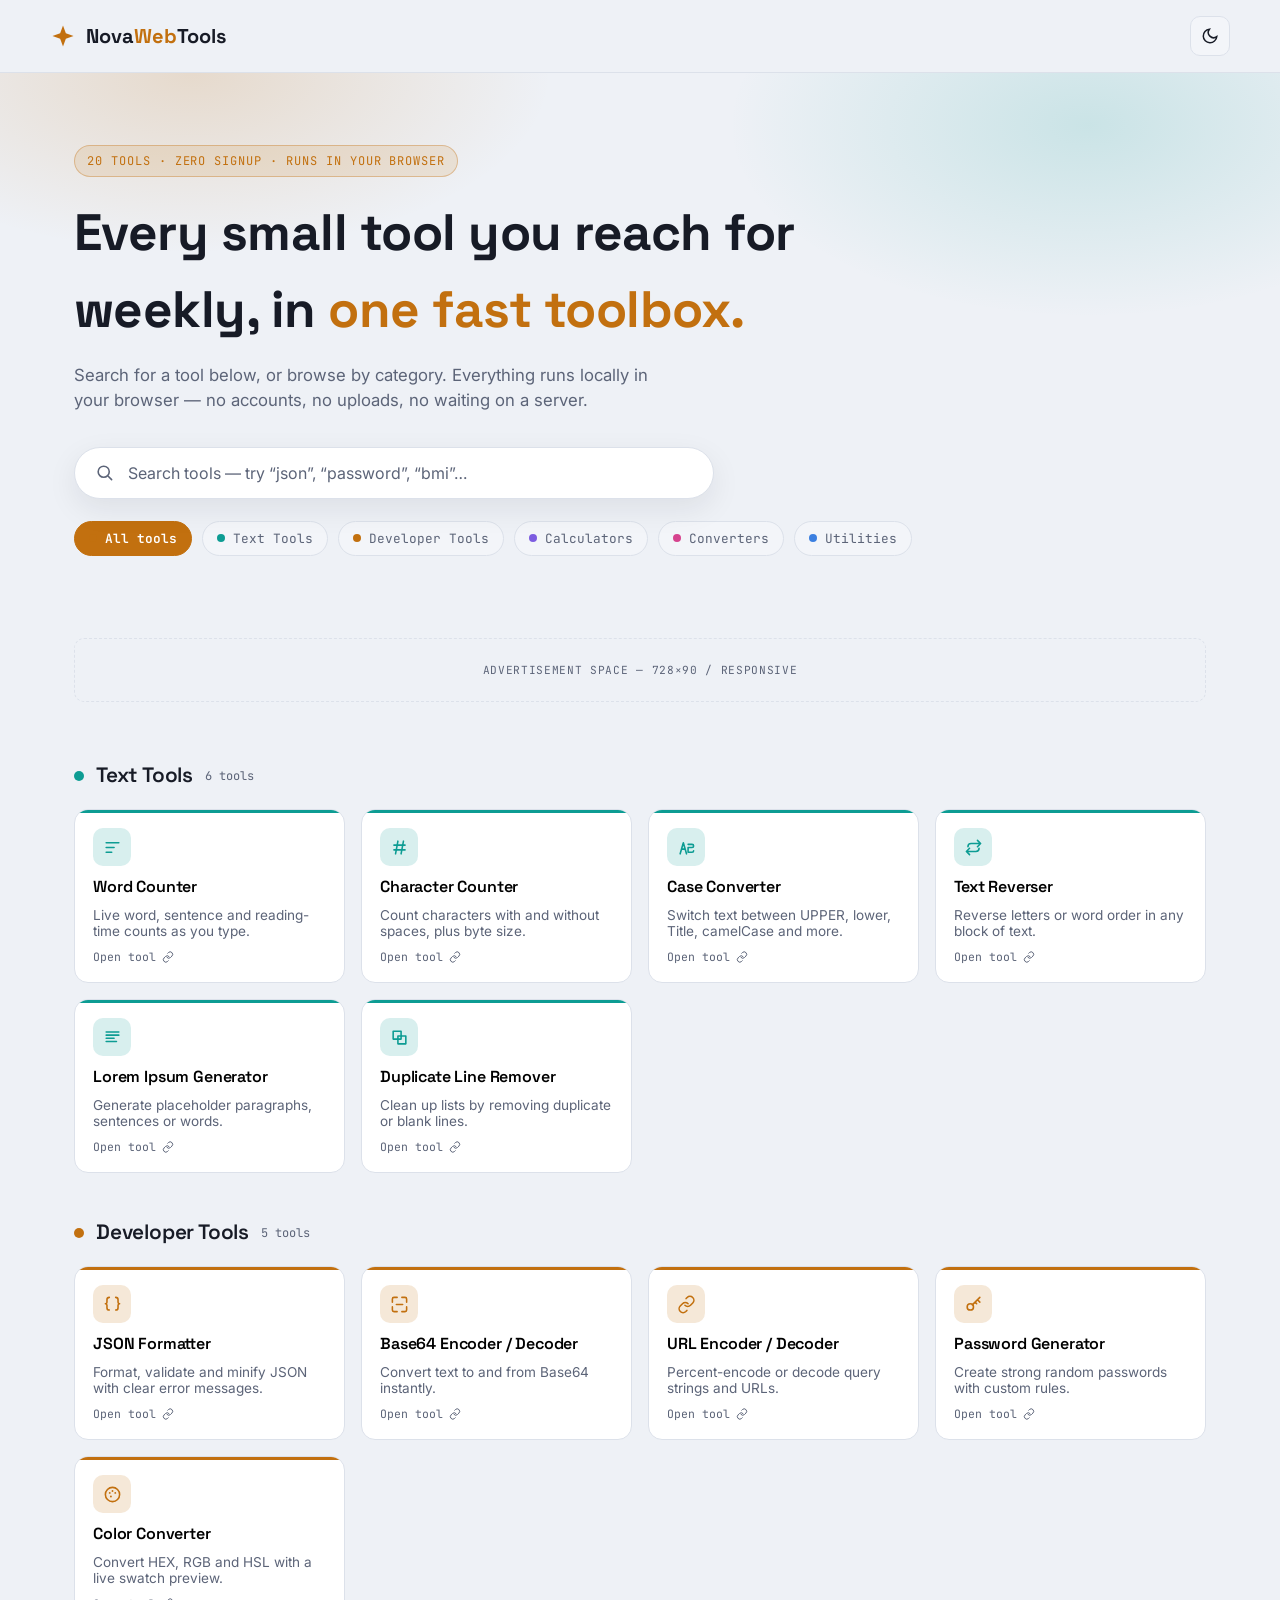
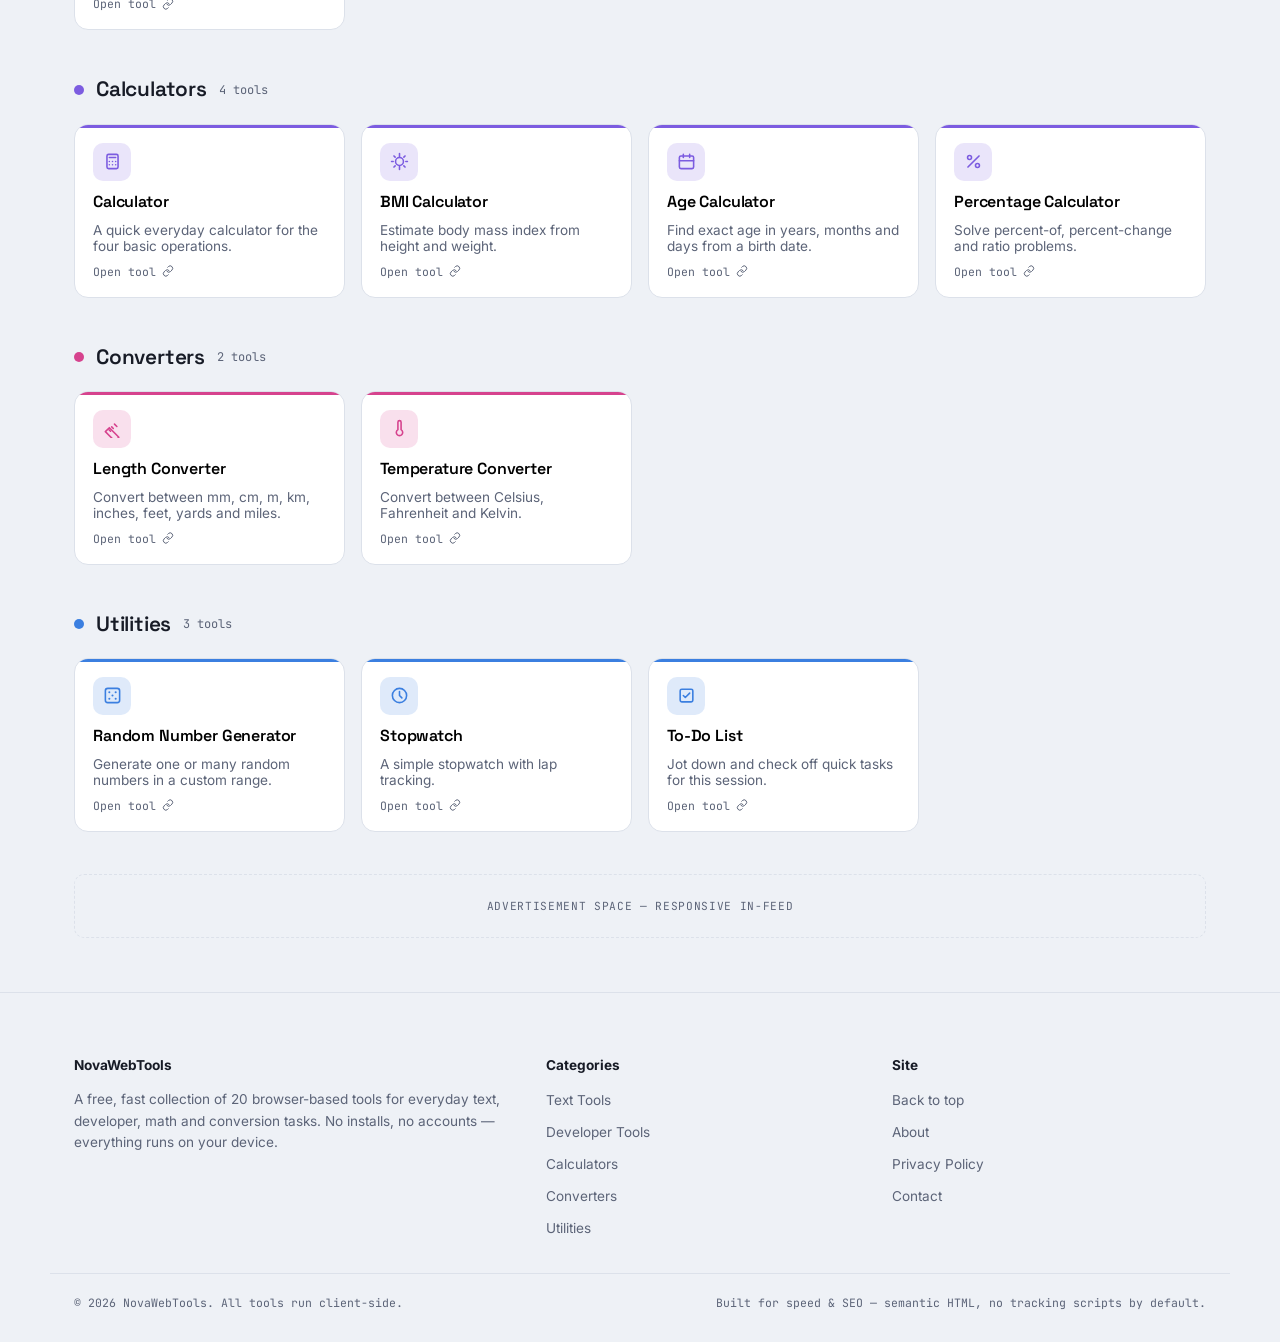
<file: index.html>
<!DOCTYPE html>
<html lang="en" data-theme="dark">
<head>
<meta charset="UTF-8">
<meta name="viewport" content="width=device-width, initial-scale=1.0">
<title>NovaWebTools — 20 Free Online Tools for Text, Dev, Math &amp; More</title>
<meta name="description" content="NovaWebTools is a free online toolbox with 20 fast, no-signup tools: word counter, JSON formatter, password generator, unit converters, calculators and more. Works instantly in your browser.">
<meta name="keywords" content="online tools, free web tools, word counter, json formatter, base64 encoder, password generator, unit converter, bmi calculator, developer tools, text tools">
<meta name="robots" content="index, follow">
<link rel="canonical" href="https://mohitmulewa98-sudo.github.io/NovaWebTools/">
<!-- Open Graph -->
<meta property="og:type" content="website">
<meta property="og:title" content="NovaWebTools — 20 Free Online Tools">
<meta property="og:description" content="A fast, free toolbox of 20 browser-based utilities: text tools, developer tools, calculators, converters and more. No signup, no downloads.">
<meta property="og:url" content="https://mohitmulewa98-sudo.github.io/NovaWebTools/">
<meta property="og:site_name" content="NovaWebTools">
<!-- Twitter -->
<meta name="twitter:card" content="summary">
<meta name="twitter:title" content="NovaWebTools — 20 Free Online Tools">
<meta name="twitter:description" content="Text, developer, calculator, converter and utility tools — all free, all in your browser.">
<!-- Favicon: inline nova-spark SVG -->
<link rel="icon" href="data:image/svg+xml,%3Csvg xmlns='http://www.w3.org/2000/svg' viewBox='0 0 32 32'%3E%3Crect width='32' height='32' rx='7' fill='%23171B26'/%3E%3Cpath d='M16 5 L19 13 L27 16 L19 19 L16 27 L13 19 L5 16 L13 13 Z' fill='%23FFB347'/%3E%3C/svg%3E">
<!-- JSON-LD structured data -->
<script type="application/ld+json">
{
  "@context": "https://schema.org",
  "@type": "WebApplication",
  "name": "NovaWebTools",
  "url": "https://mohitmulewa98-sudo.github.io/NovaWebTools/",
  "applicationCategory": "UtilitiesApplication",
  "operatingSystem": "Any (Web Browser)",
  "offers": { "@type": "Offer", "price": "0", "priceCurrency": "USD" },
  "description": "A free online toolbox with 20 browser-based utilities covering text, developer, calculator, converter and productivity tasks."
}
</script>
<link rel="preconnect" href="https://fonts.googleapis.com">
<link rel="preconnect" href="https://fonts.gstatic.com" crossorigin>
<link href="https://fonts.googleapis.com/css2?family=Space+Grotesk:wght@500;600;700&family=Inter:wght@400;500;600;700&family=JetBrains+Mono:wght@400;500;600&display=swap" rel="stylesheet">

<!--
  ============================================================
  ADSENSE: paste your AdSense loader script tag here, e.g.
  <script async src="https://pagead2.googlesyndication.com/pagead/js/adsbygoogle.js?client=ca-pub-XXXXXXXXXXXXXXXX" crossorigin="anonymous"></script>
  Ad slots are pre-placed below (search "AD SLOT") — swap the
  placeholder <div class="ad-slot"> contents for <ins class="adsbygoogle">.
  Remember to also add an ads.txt file at your domain root.
  ============================================================
-->

<!-- Stylesheets: split into logical, maintainable files (see /css) -->
<link rel="stylesheet" href="style.css">
<link rel="stylesheet" href="components.css">
<link rel="stylesheet" href="modal.css">
<link rel="stylesheet" href="utilities.css">
<link rel="stylesheet" href="responsive.css">

  <!-- Google tag (gtag.js) -->
<script async src="https://www.googletagmanager.com/gtag/js?id=G-WKD06SF2BB"></script>
<script>
  window.dataLayer = window.dataLayer || [];
  function gtag(){dataLayer.push(arguments);}
  gtag('js', new Date());

  gtag('config', 'G-WKD06SF2BB');
</script>
</head>
<body>

<header class="site">
  <div class="wrap nav">
    <div class="logo">
      <svg class="spark" viewBox="0 0 32 32"><path d="M16 3 L19.5 12.5 L29 16 L19.5 19.5 L16 29 L12.5 19.5 L3 16 L12.5 12.5 Z" fill="currentColor" style="color:var(--flare)"/></svg>
      <span>Nova<span class="nova">Web</span>Tools</span>
    </div>
    <div class="nav-actions">
      <button class="icon-btn" id="themeToggle" aria-label="Toggle dark mode" title="Toggle theme">
        <svg id="themeIcon" viewBox="0 0 24 24" fill="none" stroke="currentColor" stroke-width="2" stroke-linecap="round"><circle cx="12" cy="12" r="4"/><path d="M12 2v2M12 20v2M4.9 4.9l1.4 1.4M17.7 17.7l1.4 1.4M2 12h2M20 12h2M4.9 19.1l1.4-1.4M17.7 6.3l1.4-1.4"/></svg>
      </button>
    </div>
  </div>
</header>

<section class="hero">
  <div class="wrap">
    <span class="eyebrow">20 tools · zero signup · runs in your browser</span>
    <h1>Every small tool you reach for weekly, in <span>one fast toolbox.</span></h1>
    <p class="lead">Search for a tool below, or browse by category. Everything runs locally in your browser — no accounts, no uploads, no waiting on a server.</p>

    <div class="search-shell">
      <div class="search-box">
        <svg viewBox="0 0 24 24" fill="none" stroke="currentColor" stroke-width="2" stroke-linecap="round"><circle cx="11" cy="11" r="7"/><path d="M21 21l-4.3-4.3"/></svg>
        <input type="text" id="searchInput" placeholder="Search tools — try “json”, “password”, “bmi”…" aria-label="Search tools">
        <span class="search-count" id="searchCount"></span>
      </div>
    </div>

    <div class="chip-row" id="chipRow"></div>
  </div>
</section>

<!-- AD SLOT: leaderboard, below hero -->
<div class="ad-slot">
  <div class="ad-inner" data-ad-slot="header-leaderboard">Advertisement space — 728×90 / responsive</div>
</div>

<main class="wrap">
  <div id="toolsContainer"></div>
</main>

<!-- AD SLOT: in-feed, above footer -->
<div class="ad-slot">
  <div class="ad-inner" data-ad-slot="footer-infeed">Advertisement space — responsive in-feed</div>
</div>

<footer>
  <div class="wrap footer-grid">
    <div>
      <h4>NovaWebTools</h4>
      <p>A free, fast collection of 20 browser-based tools for everyday text, developer, math and conversion tasks. No installs, no accounts — everything runs on your device.</p>
    </div>
    <div>
      <h4>Categories</h4>
      <ul id="footerCats"></ul>
    </div>
    <div>
      <h4>Site</h4>
      <ul>
        <li><a href="#top">Back to top</a></li>
        <li><a href="about.html">About</a></li>
        <li><a href="#" onclick="return false;">Privacy Policy</a></li>
        <li><a href="contact.html">Contact</a></li>
      </ul>
    </div>
  </div>
  <div class="wrap footer-bottom">
    <span>© <span id="year"></span> NovaWebTools. All tools run client-side.</span>
    <span>Built for speed &amp; SEO — semantic HTML, no tracking scripts by default.</span>
  </div>
</footer>

<div class="modal-overlay" id="modalOverlay">
  <div class="modal" role="dialog" aria-modal="true" id="modalCard">
    <div class="modal-head" id="modalHead">
      <div class="icon-wrap" id="modalIconWrap"></div>
      <div>
        <div class="cat-label" id="modalCatLabel"></div>
        <h2 id="modalTitle"></h2>
      </div>
      <button class="icon-btn modal-close" id="modalClose" aria-label="Close">
        <svg viewBox="0 0 24 24" fill="none" stroke="currentColor" stroke-width="2" stroke-linecap="round"><path d="M18 6L6 18M6 6l12 12"/></svg>
      </button>
    </div>
    <div class="modal-body" id="modalBody"></div>
  </div>
</div>

<!-- Application logic: split into ES modules (see /js) -->
<script type="module" src="app.js"></script>
</body>
</html>
</file>
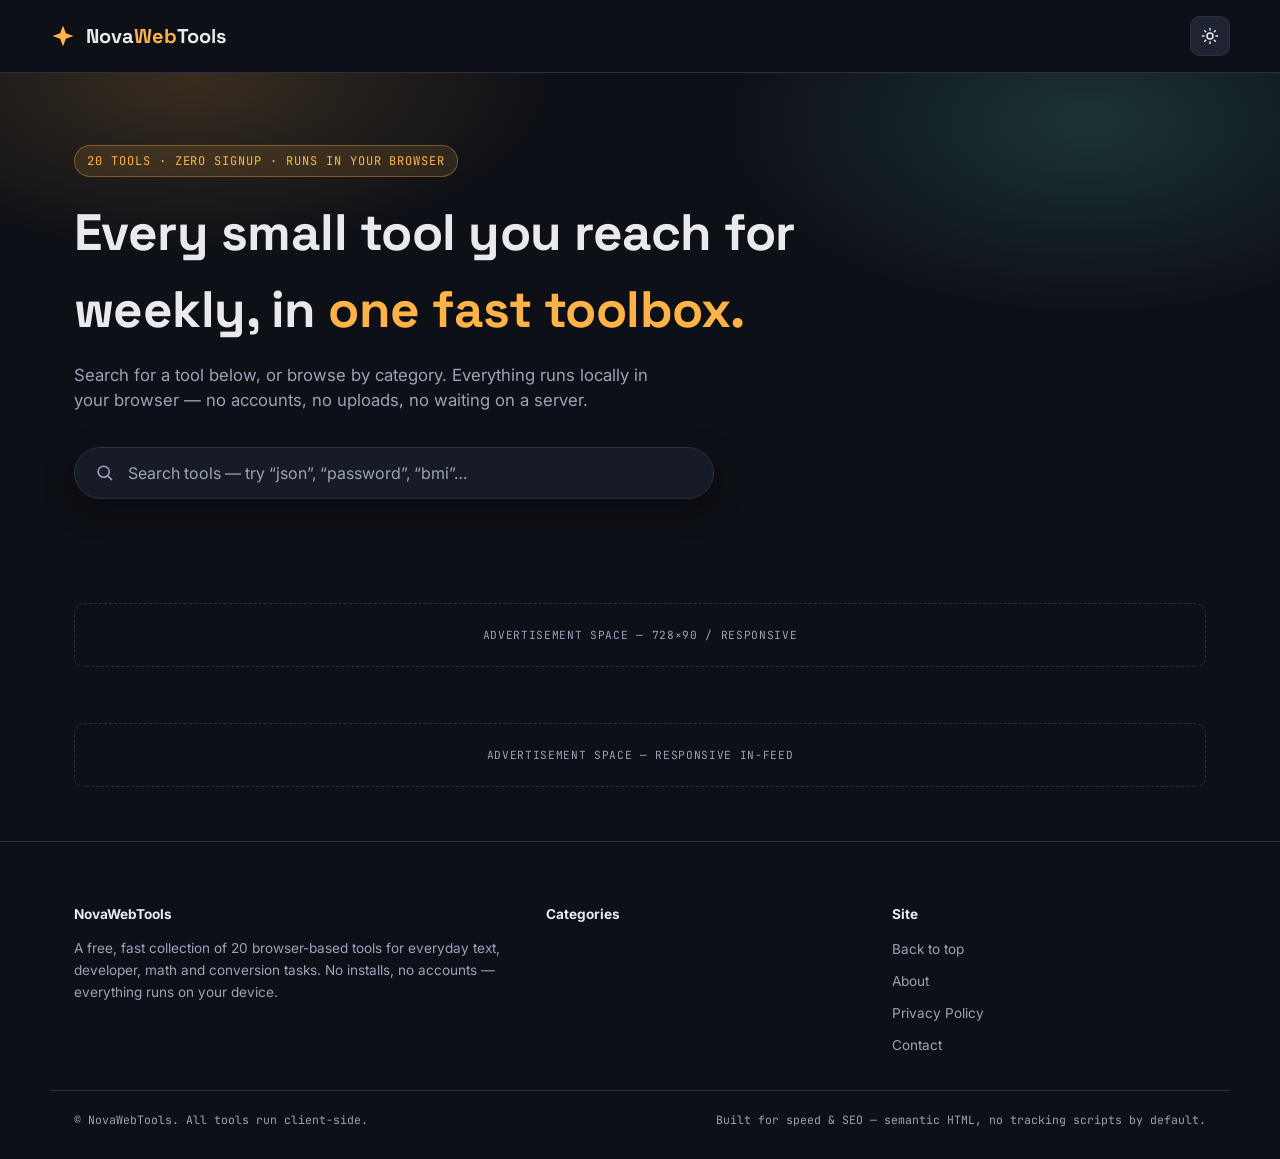
<file: Index.html>
<!DOCTYPE html>
<html lang="en" data-theme="dark">
<head>
<meta charset="UTF-8">
<meta name="viewport" content="width=device-width, initial-scale=1.0">
<title>NovaWebTools — 20 Free Online Tools for Text, Dev, Math &amp; More</title>
<meta name="description" content="NovaWebTools is a free online toolbox with 20 fast, no-signup tools: word counter, JSON formatter, password generator, unit converters, calculators and more. Works instantly in your browser.">
<meta name="keywords" content="online tools, free web tools, word counter, json formatter, base64 encoder, password generator, unit converter, bmi calculator, developer tools, text tools">
<meta name="robots" content="index, follow">
<link rel="canonical" href="https://www.novawebtools.example/">
<!-- Open Graph -->
<meta property="og:type" content="website">
<meta property="og:title" content="NovaWebTools — 20 Free Online Tools">
<meta property="og:description" content="A fast, free toolbox of 20 browser-based utilities: text tools, developer tools, calculators, converters and more. No signup, no downloads.">
<meta property="og:url" content="https://www.novawebtools.example/">
<meta property="og:site_name" content="NovaWebTools">
<!-- Twitter -->
<meta name="twitter:card" content="summary">
<meta name="twitter:title" content="NovaWebTools — 20 Free Online Tools">
<meta name="twitter:description" content="Text, developer, calculator, converter and utility tools — all free, all in your browser.">
<!-- Favicon: inline nova-spark SVG -->
<link rel="icon" href="data:image/svg+xml,%3Csvg xmlns='http://www.w3.org/2000/svg' viewBox='0 0 32 32'%3E%3Crect width='32' height='32' rx='7' fill='%23171B26'/%3E%3Cpath d='M16 5 L19 13 L27 16 L19 19 L16 27 L13 19 L5 16 L13 13 Z' fill='%23FFB347'/%3E%3C/svg%3E">
<!-- JSON-LD structured data -->
<script type="application/ld+json">
{
  "@context": "https://schema.org",
  "@type": "WebApplication",
  "name": "NovaWebTools",
  "url": "https://www.novawebtools.example/",
  "applicationCategory": "UtilitiesApplication",
  "operatingSystem": "Any (Web Browser)",
  "offers": { "@type": "Offer", "price": "0", "priceCurrency": "USD" },
  "description": "A free online toolbox with 20 browser-based utilities covering text, developer, calculator, converter and productivity tasks."
}
</script>
<link rel="preconnect" href="https://fonts.googleapis.com">
<link rel="preconnect" href="https://fonts.gstatic.com" crossorigin>
<link href="https://fonts.googleapis.com/css2?family=Space+Grotesk:wght@500;600;700&family=Inter:wght@400;500;600;700&family=JetBrains+Mono:wght@400;500;600&display=swap" rel="stylesheet">

<!--
  ============================================================
  ADSENSE: paste your AdSense loader script tag here, e.g.
  <script async src="https://pagead2.googlesyndication.com/pagead/js/adsbygoogle.js?client=ca-pub-XXXXXXXXXXXXXXXX" crossorigin="anonymous"></script>
  Ad slots are pre-placed below (search "AD SLOT") — swap the
  placeholder <div class="ad-slot"> contents for <ins class="adsbygoogle">.
  Remember to also add an ads.txt file at your domain root.
  ============================================================
-->

<style>
  :root{
    --ink:#0E1017; --surface:#171B26; --surface-2:#1F2432; --surface-3:#262C3D;
    --line:#2A3040; --text:#E8EAF0; --text-dim:#9AA3B8;
    --flare:#FFB347; --flare-2:#FFD08A; --ion:#5EEAD4;
    --violet:#A78BFA; --pink:#F472B6; --blue:#60A5FA; --danger:#FF6B6B; --good:#4ADE80;
    --shadow: 0 10px 30px rgba(0,0,0,.35);
    --radius: 14px;
    --font-display:'Space Grotesk', sans-serif;
    --font-body:'Inter', sans-serif;
    --font-mono:'JetBrains Mono', monospace;
  }
  html[data-theme="light"]{
    --ink:#EEF1F6; --surface:#FFFFFF; --surface-2:#F3F5F9; --surface-3:#E9ECF3;
    --line:#DCE1EA; --text:#171B26; --text-dim:#5C6478;
    --flare:#C2700F; --flare-2:#E08A1E; --ion:#0D9C93;
    --violet:#7C5CE0; --pink:#D6438E; --blue:#3B7FE0;
    --shadow: 0 10px 30px rgba(23,27,38,.08);
  }
  *{box-sizing:border-box;}
  html{scroll-behavior:smooth;}
  body{
    margin:0; background:var(--ink); color:var(--text);
    font-family:var(--font-body); line-height:1.5;
    -webkit-font-smoothing:antialiased;
  }
  a{color:inherit;}
  img,svg{display:block;}
  .wrap{max-width:1180px; margin:0 auto; padding:0 24px;}
  h1,h2,h3{font-family:var(--font-display); margin:0; letter-spacing:-0.01em;}
  button{font-family:inherit; cursor:pointer;}
  :focus-visible{outline:2px solid var(--flare); outline-offset:2px;}
  @media (prefers-reduced-motion: reduce){ *{animation:none !important; transition:none !important;} }

  /* ---------- Header ---------- */
  header.site{
    position:sticky; top:0; z-index:40;
    background:color-mix(in srgb, var(--ink) 88%, transparent);
    backdrop-filter: blur(10px);
    border-bottom:1px solid var(--line);
  }
  .nav{display:flex; align-items:center; justify-content:space-between; padding:16px 0;}
  .logo{display:flex; align-items:center; gap:10px; font-family:var(--font-display); font-weight:700; font-size:1.25rem;}
  .logo .spark{width:26px; height:26px;}
  .logo .nova{color:var(--flare);}
  .nav-actions{display:flex; align-items:center; gap:10px;}
  .icon-btn{
    display:flex; align-items:center; justify-content:center;
    width:40px; height:40px; border-radius:10px;
    background:var(--surface-2); border:1px solid var(--line); color:var(--text);
    transition:background .15s ease, transform .15s ease;
  }
  .icon-btn:hover{background:var(--surface-3);}
  .icon-btn svg{width:18px; height:18px;}

  /* ---------- Hero ---------- */
  .hero{
    position:relative; overflow:hidden;
    padding:72px 0 40px;
    background:
      radial-gradient(600px 300px at 15% 0%, color-mix(in srgb, var(--flare) 18%, transparent), transparent 60%),
      radial-gradient(600px 320px at 85% 10%, color-mix(in srgb, var(--ion) 16%, transparent), transparent 60%);
  }
  .eyebrow{
    display:inline-flex; align-items:center; gap:8px;
    font-family:var(--font-mono); font-size:.75rem; letter-spacing:.08em; text-transform:uppercase;
    color:var(--flare); background:color-mix(in srgb, var(--flare) 12%, transparent);
    border:1px solid color-mix(in srgb, var(--flare) 35%, transparent);
    padding:6px 12px; border-radius:100px; margin-bottom:18px;
  }
  .hero h1{font-size:clamp(2rem, 4.4vw, 3.2rem); max-width:820px; font-weight:700;}
  .hero h1 span{color:var(--flare);}
  .hero p.lead{color:var(--text-dim); max-width:600px; font-size:1.05rem; margin-top:14px;}

  .search-shell{
    margin-top:34px; max-width:640px; position:relative;
  }
  .search-box{
    display:flex; align-items:center; gap:12px;
    background:var(--surface); border:1px solid var(--line); border-radius:100px;
    padding:14px 20px; box-shadow:var(--shadow);
    transition:border-color .2s ease, box-shadow .2s ease;
  }
  .search-box:focus-within{
    border-color:var(--flare);
    box-shadow:0 0 0 4px color-mix(in srgb, var(--flare) 18%, transparent), var(--shadow);
  }
  .search-box svg{width:19px; height:19px; color:var(--text-dim); flex-shrink:0;}
  .search-box input{
    border:none; outline:none; background:transparent; color:var(--text);
    font-size:1rem; width:100%; font-family:var(--font-body);
  }
  .search-box input::placeholder{color:var(--text-dim);}
  .search-count{font-family:var(--font-mono); font-size:.75rem; color:var(--text-dim); white-space:nowrap;}

  .chip-row{display:flex; flex-wrap:wrap; gap:10px; margin-top:22px;}
  .chip{
    font-family:var(--font-mono); font-size:.8rem;
    padding:8px 14px; border-radius:100px; border:1px solid var(--line);
    background:var(--surface-2); color:var(--text-dim);
    display:flex; align-items:center; gap:8px;
    transition:all .15s ease;
  }
  .chip .dot{width:8px; height:8px; border-radius:50%; flex-shrink:0;}
  .chip:hover{color:var(--text); border-color:var(--text-dim);}
  .chip.active{color:var(--ink); background:var(--flare); border-color:var(--flare); font-weight:600;}
  html[data-theme="light"] .chip.active{color:#fff;}

  /* ---------- Ad slot ---------- */
  .ad-slot{
    max-width:1180px; margin:28px auto; padding:14px 24px;
  }
  .ad-slot .ad-inner{
    border:1px dashed var(--line); border-radius:10px; padding:14px;
    display:flex; align-items:center; justify-content:center;
    font-family:var(--font-mono); font-size:.7rem; letter-spacing:.06em; text-transform:uppercase;
    color:var(--text-dim); min-height:64px;
  }

  /* ---------- Tool grid ---------- */
  main{padding:12px 0 60px;}
  .category-block{margin-top:44px;}
  .category-head{display:flex; align-items:center; gap:12px; margin-bottom:18px;}
  .category-head .dot{width:10px; height:10px; border-radius:50%;}
  .category-head h2{font-size:1.3rem; font-weight:600;}
  .category-head .count{font-family:var(--font-mono); font-size:.75rem; color:var(--text-dim);}

  .grid{
    display:grid; grid-template-columns:repeat(auto-fill, minmax(220px, 1fr)); gap:16px;
  }
  .card{
    text-align:left; background:var(--surface); border:1px solid var(--line); border-radius:var(--radius);
    padding:18px; position:relative; overflow:hidden;
    display:flex; flex-direction:column; gap:10px;
    transition:transform .15s ease, border-color .15s ease, box-shadow .15s ease;
  }
  .card::before{
    content:''; position:absolute; top:0; left:0; right:0; height:3px;
    background:var(--accent, var(--flare));
  }
  .card:hover{transform:translateY(-3px); border-color:var(--text-dim); box-shadow:var(--shadow);}
  .card .icon-wrap{
    width:38px; height:38px; border-radius:10px;
    display:flex; align-items:center; justify-content:center;
    background:color-mix(in srgb, var(--accent, var(--flare)) 16%, transparent);
    color:var(--accent, var(--flare));
  }
  .card .icon-wrap svg{width:19px; height:19px;}
  .card h3{font-size:1rem; font-weight:600;}
  .card p{margin:0; font-size:.85rem; color:var(--text-dim); flex-grow:1;}
  .card .launch{font-family:var(--font-mono); font-size:.72rem; color:var(--text-dim); display:flex; align-items:center; gap:6px;}
  .card:hover .launch{color:var(--accent, var(--flare));}

  .empty-state{
    text-align:center; padding:60px 20px; color:var(--text-dim);
  }
  .empty-state h3{font-size:1.1rem; color:var(--text); margin-bottom:8px;}

  /* ---------- Modal ---------- */
  .modal-overlay{
    position:fixed; inset:0; background:rgba(5,6,10,.65); backdrop-filter:blur(4px);
    display:none; align-items:flex-start; justify-content:center; z-index:100; padding:5vh 16px;
    overflow-y:auto;
  }
  .modal-overlay.open{display:flex;}
  .modal{
    background:var(--surface); border:1px solid var(--line); border-radius:18px;
    width:100%; max-width:640px; box-shadow:0 30px 80px rgba(0,0,0,.5);
    animation:pop .18s ease;
  }
  @keyframes pop{ from{opacity:0; transform:translateY(8px) scale(.98);} to{opacity:1; transform:none;} }
  .modal-head{
    display:flex; align-items:center; gap:12px; padding:20px 22px;
    border-bottom:1px solid var(--line); border-top:3px solid var(--accent, var(--flare)); border-radius:18px 18px 0 0;
  }
  .modal-head .icon-wrap{
    width:36px; height:36px; border-radius:10px; flex-shrink:0;
    display:flex; align-items:center; justify-content:center;
    background:color-mix(in srgb, var(--accent, var(--flare)) 16%, transparent); color:var(--accent, var(--flare));
  }
  .modal-head .icon-wrap svg{width:18px; height:18px;}
  .modal-head h2{font-size:1.1rem;}
  .modal-head .cat-label{font-family:var(--font-mono); font-size:.7rem; color:var(--text-dim); text-transform:uppercase; letter-spacing:.05em;}
  .modal-close{margin-left:auto;}
  .modal-body{padding:22px;}
  .modal-body label{display:block; font-size:.8rem; color:var(--text-dim); margin-bottom:6px; font-weight:500;}
  .modal-body input[type=text], .modal-body input[type=number], .modal-body input[type=date],
  .modal-body textarea, .modal-body select{
    width:100%; background:var(--surface-2); border:1px solid var(--line); color:var(--text);
    padding:11px 13px; border-radius:9px; font-family:var(--font-body); font-size:.92rem; outline:none;
  }
  .modal-body input:focus, .modal-body textarea:focus, .modal-body select:focus{border-color:var(--flare);}
  .modal-body textarea{resize:vertical; min-height:110px; font-family:var(--font-mono); font-size:.85rem;}
  .field{margin-bottom:14px;}
  .row{display:flex; gap:10px; flex-wrap:wrap;}
  .row > *{flex:1; min-width:110px;}
  .btn{
    background:var(--flare); color:var(--ink); border:none; padding:11px 18px; border-radius:9px;
    font-weight:600; font-size:.88rem; display:inline-flex; align-items:center; gap:8px;
  }
  html[data-theme="light"] .btn{color:#fff;}
  .btn:hover{filter:brightness(1.08);}
  .btn.secondary{background:var(--surface-2); color:var(--text); border:1px solid var(--line);}
  .btn.ghost{background:transparent; color:var(--text-dim); border:1px solid var(--line);}
  .btn-row{display:flex; gap:10px; flex-wrap:wrap; margin-top:6px;}
  .output-box{
    margin-top:14px; background:var(--surface-2); border:1px solid var(--line); border-radius:9px;
    padding:14px; font-family:var(--font-mono); font-size:.85rem; white-space:pre-wrap; word-break:break-word;
    min-height:24px;
  }
  .stat-grid{display:grid; grid-template-columns:repeat(auto-fit,minmax(110px,1fr)); gap:10px; margin-top:14px;}
  .stat{background:var(--surface-2); border:1px solid var(--line); border-radius:9px; padding:12px; text-align:center;}
  .stat .num{font-family:var(--font-mono); font-size:1.4rem; font-weight:600; color:var(--accent, var(--flare));}
  .stat .lab{font-size:.7rem; color:var(--text-dim); text-transform:uppercase; letter-spacing:.05em; margin-top:2px;}
  .switch-row{display:flex; align-items:center; gap:8px; font-size:.85rem; color:var(--text-dim); margin-bottom:10px;}
  .swatch{width:100%; height:64px; border-radius:9px; border:1px solid var(--line); margin-top:10px;}
  .todo-item{display:flex; align-items:center; gap:10px; padding:9px 0; border-bottom:1px solid var(--line);}
  .todo-item input[type=checkbox]{width:17px; height:17px; accent-color:var(--flare);}
  .todo-item span{flex-grow:1; font-size:.9rem;}
  .todo-item.done span{text-decoration:line-through; color:var(--text-dim);}
  .todo-item button{background:none; border:none; color:var(--text-dim); font-size:.85rem;}
  .todo-item button:hover{color:var(--danger);}
  .small-note{font-size:.75rem; color:var(--text-dim); margin-top:10px;}
  .stopwatch-display{font-family:var(--font-mono); font-size:2.4rem; text-align:center; padding:20px 0; color:var(--accent,var(--flare)); font-weight:600;}
  .lap-list{max-height:140px; overflow-y:auto; font-family:var(--font-mono); font-size:.82rem; color:var(--text-dim);}
  .lap-list div{display:flex; justify-content:space-between; padding:5px 0; border-bottom:1px solid var(--line);}

  /* ---------- Footer ---------- */
  footer{border-top:1px solid var(--line); padding:44px 0 30px; margin-top:40px;}
  .footer-grid{display:grid; grid-template-columns:1.4fr 1fr 1fr; gap:32px;}
  footer h4{font-size:.85rem; margin-bottom:12px; color:var(--text);}
  footer p{color:var(--text-dim); font-size:.85rem; line-height:1.6;}
  footer ul{list-style:none; padding:0; margin:0; display:flex; flex-direction:column; gap:8px;}
  footer a{color:var(--text-dim); font-size:.85rem; text-decoration:none;}
  footer a:hover{color:var(--flare);}
  .footer-bottom{
    margin-top:34px; padding-top:20px; border-top:1px solid var(--line);
    display:flex; justify-content:space-between; flex-wrap:wrap; gap:10px;
    font-family:var(--font-mono); font-size:.72rem; color:var(--text-dim);
  }

  @media (max-width:760px){
    .footer-grid{grid-template-columns:1fr; gap:24px;}
    .hero{padding:52px 0 30px;}
    .grid{grid-template-columns:repeat(auto-fill, minmax(150px,1fr));}
  }
</style>
</head>
<body>

<header class="site">
  <div class="wrap nav">
    <div class="logo">
      <svg class="spark" viewBox="0 0 32 32"><path d="M16 3 L19.5 12.5 L29 16 L19.5 19.5 L16 29 L12.5 19.5 L3 16 L12.5 12.5 Z" fill="currentColor" style="color:var(--flare)"/></svg>
      <span>Nova<span class="nova">Web</span>Tools</span>
    </div>
    <div class="nav-actions">
      <button class="icon-btn" id="themeToggle" aria-label="Toggle dark mode" title="Toggle theme">
        <svg id="themeIcon" viewBox="0 0 24 24" fill="none" stroke="currentColor" stroke-width="2" stroke-linecap="round"><circle cx="12" cy="12" r="4"/><path d="M12 2v2M12 20v2M4.9 4.9l1.4 1.4M17.7 17.7l1.4 1.4M2 12h2M20 12h2M4.9 19.1l1.4-1.4M17.7 6.3l1.4-1.4"/></svg>
      </button>
    </div>
  </div>
</header>

<section class="hero">
  <div class="wrap">
    <span class="eyebrow">20 tools · zero signup · runs in your browser</span>
    <h1>Every small tool you reach for weekly, in <span>one fast toolbox.</span></h1>
    <p class="lead">Search for a tool below, or browse by category. Everything runs locally in your browser — no accounts, no uploads, no waiting on a server.</p>

    <div class="search-shell">
      <div class="search-box">
        <svg viewBox="0 0 24 24" fill="none" stroke="currentColor" stroke-width="2" stroke-linecap="round"><circle cx="11" cy="11" r="7"/><path d="M21 21l-4.3-4.3"/></svg>
        <input type="text" id="searchInput" placeholder="Search tools — try “json”, “password”, “bmi”…" aria-label="Search tools">
        <span class="search-count" id="searchCount"></span>
      </div>
    </div>

    <div class="chip-row" id="chipRow"></div>
  </div>
</section>

<!-- AD SLOT: leaderboard, below hero -->
<div class="ad-slot">
  <div class="ad-inner" data-ad-slot="header-leaderboard">Advertisement space — 728×90 / responsive</div>
</div>

<main class="wrap">
  <div id="toolsContainer"></div>
</main>

<!-- AD SLOT: in-feed, above footer -->
<div class="ad-slot">
  <div class="ad-inner" data-ad-slot="footer-infeed">Advertisement space — responsive in-feed</div>
</div>

<footer>
  <div class="wrap footer-grid">
    <div>
      <h4>NovaWebTools</h4>
      <p>A free, fast collection of 20 browser-based tools for everyday text, developer, math and conversion tasks. No installs, no accounts — everything runs on your device.</p>
    </div>
    <div>
      <h4>Categories</h4>
      <ul id="footerCats"></ul>
    </div>
    <div>
      <h4>Site</h4>
      <ul>
        <li><a href="#top">Back to top</a></li>
        <li><a href="#" onclick="return false;">About</a></li>
        <li><a href="#" onclick="return false;">Privacy Policy</a></li>
        <li><a href="#" onclick="return false;">Contact</a></li>
      </ul>
    </div>
  </div>
  <div class="wrap footer-bottom">
    <span>© <span id="year"></span> NovaWebTools. All tools run client-side.</span>
    <span>Built for speed &amp; SEO — semantic HTML, no tracking scripts by default.</span>
  </div>
</footer>

<div class="modal-overlay" id="modalOverlay">
  <div class="modal" role="dialog" aria-modal="true" id="modalCard">
    <div class="modal-head" id="modalHead">
      <div class="icon-wrap" id="modalIconWrap"></div>
      <div>
        <div class="cat-label" id="modalCatLabel"></div>
        <h2 id="modalTitle"></h2>
      </div>
      <button class="icon-btn modal-close" id="modalClose" aria-label="Close">
        <svg viewBox="0 0 24 24" fill="none" stroke="currentColor" stroke-width="2" stroke-linecap="round"><path d="M18 6L6 18M6 6l12 12"/></svg>
      </button>
    </div>
    <div class="modal-body" id="modalBody"></div>
  </div>
</div>

<script>
document.getElementById('year').textContent = new Date().getFullYear();

/* ============ ICONS (inline SVG paths, stroke style) ============ */
const ICONS = {
  text:'<path d="M4 6h16M4 12h10M4 18h7"/>',
  hash:'<path d="M5 9h14M5 15h14M10 4L7 20M17 4l-3 16"/>',
  case:'<path d="M4 20l4-14 4 14M6 14h4M14 8h5a2 2 0 0 1 2 2v0a2 2 0 0 1-2 2h-5v6h5a2 2 0 0 0 2-2"/>',
  reverse:'<path d="M17 3l4 4-4 4M21 7H9a4 4 0 0 0-4 4v0M7 21l-4-4 4-4M3 17h12a4 4 0 0 0 4-4v0"/>',
  lorem:'<path d="M4 5h16M4 9h16M4 13h10M4 17h13"/>',
  dedupe:
</file>
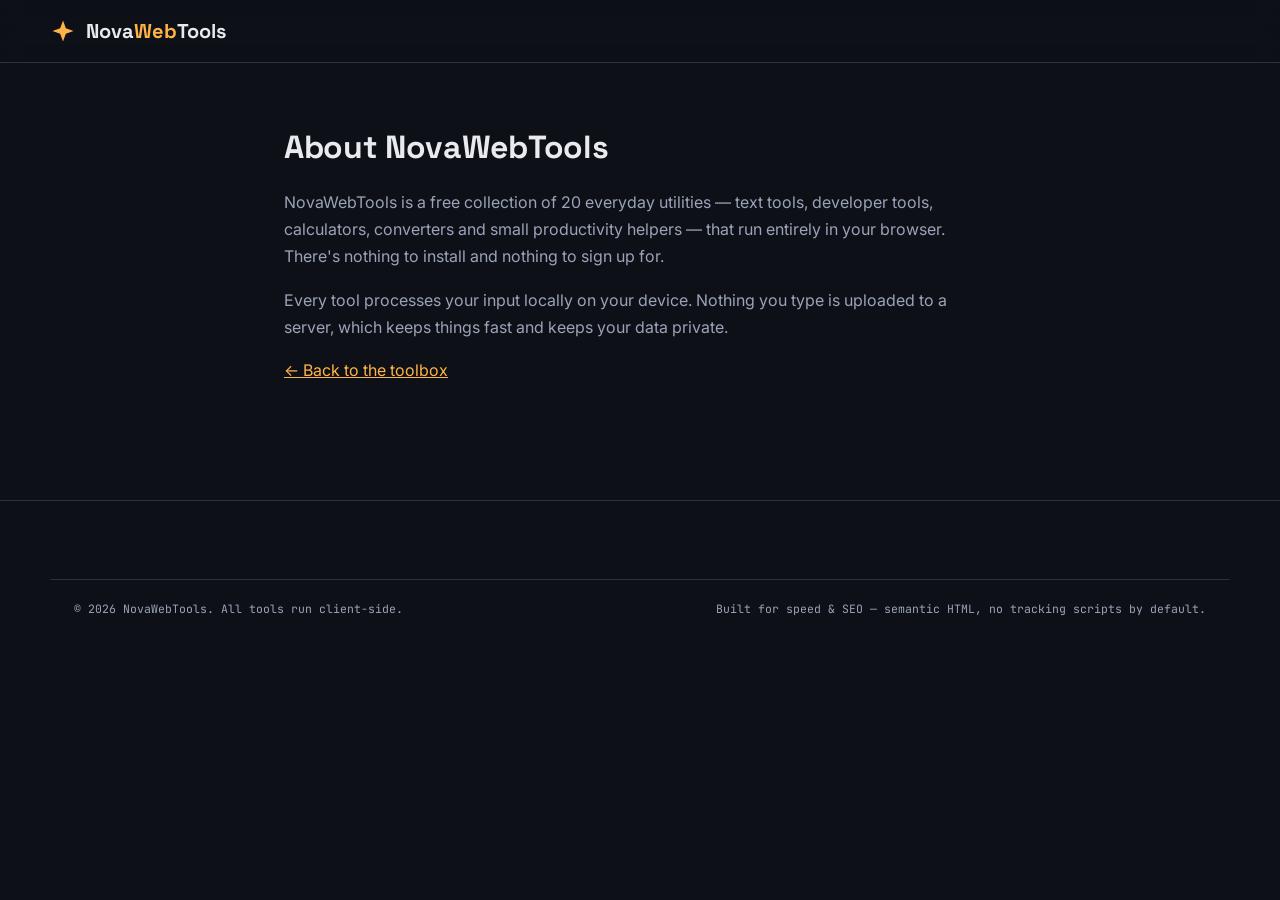
<file: about.html>
<!DOCTYPE html>
<html lang="en" data-theme="dark">
<head>
<meta charset="UTF-8">
<meta name="viewport" content="width=device-width, initial-scale=1.0">
<title>About — NovaWebTools</title>
<meta name="description" content="Learn about NovaWebTools, a free browser-based toolbox of 20 text, developer, calculator, converter and utility tools with no signup required.">
<meta name="robots" content="index, follow">
<link rel="canonical" href="https://mohitmulewa98-sudo.github.io/NovaWebTools/about.html">
<link rel="icon" href="data:image/svg+xml,%3Csvg xmlns='http://www.w3.org/2000/svg' viewBox='0 0 32 32'%3E%3Crect width='32' height='32' rx='7' fill='%23171B26'/%3E%3Cpath d='M16 5 L19 13 L27 16 L19 19 L16 27 L13 19 L5 16 L13 13 Z' fill='%23FFB347'/%3E%3C/svg%3E">
<link rel="preconnect" href="https://fonts.googleapis.com">
<link rel="preconnect" href="https://fonts.gstatic.com" crossorigin>
<link href="https://fonts.googleapis.com/css2?family=Space+Grotesk:wght@500;600;700&family=Inter:wght@400;500;600;700&family=JetBrains+Mono:wght@400;500;600&display=swap" rel="stylesheet">
<link rel="stylesheet" href="style.css">
<link rel="stylesheet" href="components.css">
<link rel="stylesheet" href="utilities.css">
<link rel="stylesheet" href="responsive.css">
</head>
<body>

<header class="site">
  <div class="wrap nav">
    <a class="logo" href="index.html" style="text-decoration:none;">
      <svg class="spark" viewBox="0 0 32 32"><path d="M16 3 L19.5 12.5 L29 16 L19.5 19.5 L16 29 L12.5 19.5 L3 16 L12.5 12.5 Z" fill="currentColor" style="color:var(--flare)"/></svg>
      <span>Nova<span class="nova">Web</span>Tools</span>
    </a>
  </div>
</header>

<main class="wrap" style="padding:60px 24px; max-width:760px;">
  <h1 style="font-size:2rem; margin-bottom:18px;">About NovaWebTools</h1>
  <p style="color:var(--text-dim); line-height:1.7; margin-bottom:14px;">
    NovaWebTools is a free collection of 20 everyday utilities — text tools, developer
    tools, calculators, converters and small productivity helpers — that run entirely in
    your browser. There's nothing to install and nothing to sign up for.
  </p>
  <p style="color:var(--text-dim); line-height:1.7; margin-bottom:14px;">
    Every tool processes your input locally on your device. Nothing you type is uploaded
    to a server, which keeps things fast and keeps your data private.
  </p>
  <p style="color:var(--text-dim); line-height:1.7;">
    <a href="index.html" style="color:var(--flare);">← Back to the toolbox</a>
  </p>
</main>

<footer>
  <div class="wrap footer-bottom">
    <span>© <span id="year"></span> NovaWebTools. All tools run client-side.</span>
    <span>Built for speed &amp; SEO — semantic HTML, no tracking scripts by default.</span>
  </div>
</footer>

<script>document.getElementById('year').textContent = new Date().getFullYear();</script>
</body>
</html>
</file>
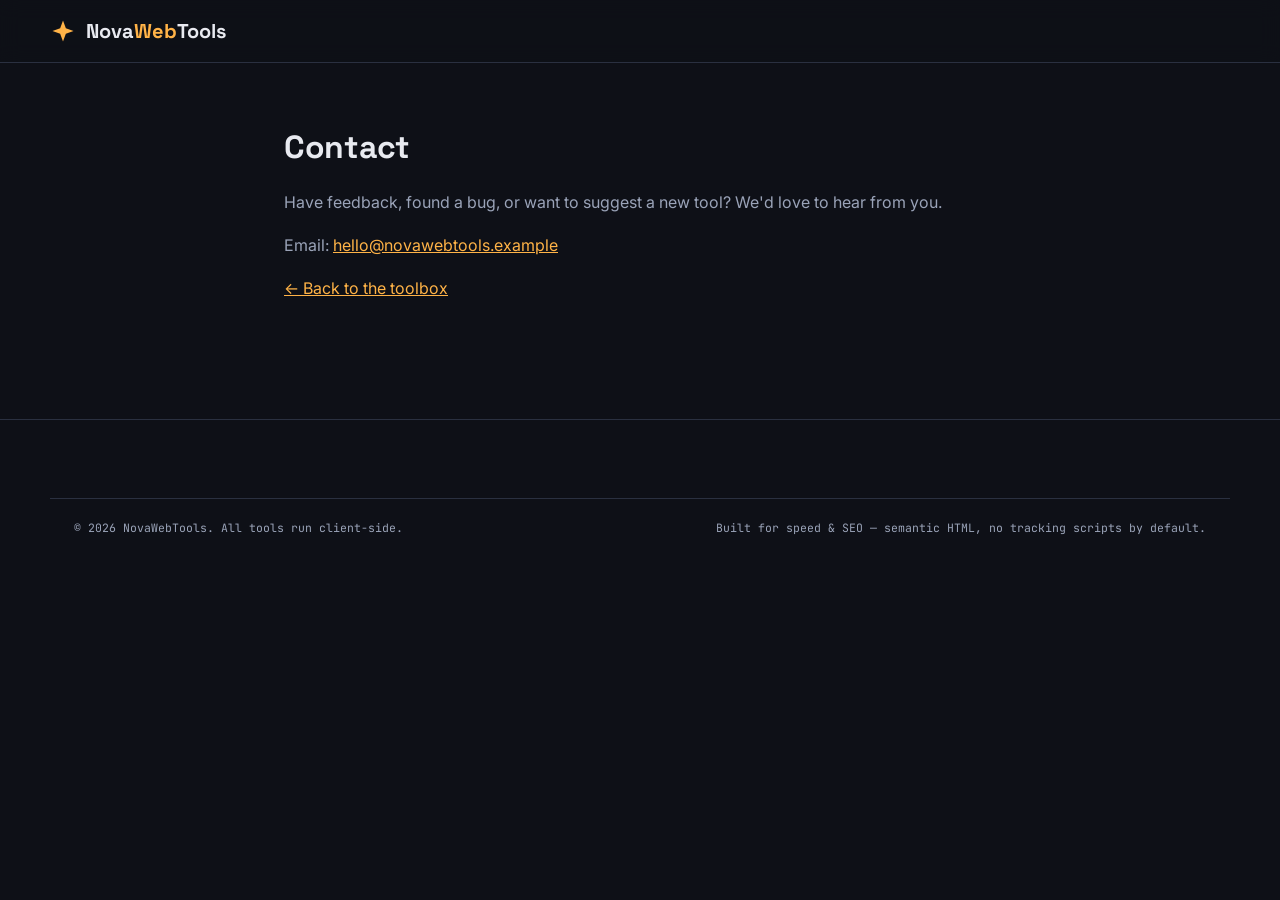
<file: contact.html>
<!DOCTYPE html>
<html lang="en" data-theme="dark">
<head>
<meta charset="UTF-8">
<meta name="viewport" content="width=device-width, initial-scale=1.0">
<title>Contact — NovaWebTools</title>
<meta name="description" content="Get in touch with the NovaWebTools team with questions, feedback or feature requests.">
<meta name="robots" content="index, follow">
<link rel="canonical" href="https://mohitmulewa98-sudo.github.io/NovaWebTools/contact.html">
<link rel="icon" href="data:image/svg+xml,%3Csvg xmlns='http://www.w3.org/2000/svg' viewBox='0 0 32 32'%3E%3Crect width='32' height='32' rx='7' fill='%23171B26'/%3E%3Cpath d='M16 5 L19 13 L27 16 L19 19 L16 27 L13 19 L5 16 L13 13 Z' fill='%23FFB347'/%3E%3C/svg%3E">
<link rel="preconnect" href="https://fonts.googleapis.com">
<link rel="preconnect" href="https://fonts.gstatic.com" crossorigin>
<link href="https://fonts.googleapis.com/css2?family=Space+Grotesk:wght@500;600;700&family=Inter:wght@400;500;600;700&family=JetBrains+Mono:wght@400;500;600&display=swap" rel="stylesheet">
<link rel="stylesheet" href="style.css">
<link rel="stylesheet" href="components.css">
<link rel="stylesheet" href="utilities.css">
<link rel="stylesheet" href="responsive.css">
</head>
<body>

<header class="site">
  <div class="wrap nav">
    <a class="logo" href="index.html" style="text-decoration:none;">
      <svg class="spark" viewBox="0 0 32 32"><path d="M16 3 L19.5 12.5 L29 16 L19.5 19.5 L16 29 L12.5 19.5 L3 16 L12.5 12.5 Z" fill="currentColor" style="color:var(--flare)"/></svg>
      <span>Nova<span class="nova">Web</span>Tools</span>
    </a>
  </div>
</header>

<main class="wrap" style="padding:60px 24px; max-width:760px;">
  <h1 style="font-size:2rem; margin-bottom:18px;">Contact</h1>
  <p style="color:var(--text-dim); line-height:1.7; margin-bottom:14px;">
    Have feedback, found a bug, or want to suggest a new tool? We'd love to hear from you.
  </p>
  <p style="color:var(--text-dim); line-height:1.7; margin-bottom:14px;">
    Email: <a href="mailto:hello@novawebtools.example" style="color:var(--flare);">hello@novawebtools.example</a>
  </p>
  <p style="color:var(--text-dim); line-height:1.7;">
    <a href="index.html" style="color:var(--flare);">← Back to the toolbox</a>
  </p>
</main>

<footer>
  <div class="wrap footer-bottom">
    <span>© <span id="year"></span> NovaWebTools. All tools run client-side.</span>
    <span>Built for speed &amp; SEO — semantic HTML, no tracking scripts by default.</span>
  </div>
</footer>

<script>document.getElementById('year').textContent = new Date().getFullYear();</script>
</body>
</html>
</file>
<file: style.css>
/* ============================================================
   style.css — Base theme, resets, header, hero, footer
   ============================================================ */

:root{
  --ink:#0E1017; --surface:#171B26; --surface-2:#1F2432; --surface-3:#262C3D;
  --line:#2A3040; --text:#E8EAF0; --text-dim:#9AA3B8;
  --flare:#FFB347; --flare-2:#FFD08A; --ion:#5EEAD4;
  --violet:#A78BFA; --pink:#F472B6; --blue:#60A5FA; --danger:#FF6B6B; --good:#4ADE80;
  --shadow: 0 10px 30px rgba(0,0,0,.35);
  --radius: 14px;
  --font-display:'Space Grotesk', sans-serif;
  --font-body:'Inter', sans-serif;
  --font-mono:'JetBrains Mono', monospace;
}
html[data-theme="light"]{
  --ink:#EEF1F6; --surface:#FFFFFF; --surface-2:#F3F5F9; --surface-3:#E9ECF3;
  --line:#DCE1EA; --text:#171B26; --text-dim:#5C6478;
  --flare:#C2700F; --flare-2:#E08A1E; --ion:#0D9C93;
  --violet:#7C5CE0; --pink:#D6438E; --blue:#3B7FE0;
  --shadow: 0 10px 30px rgba(23,27,38,.08);
}
*{box-sizing:border-box;}
html{scroll-behavior:smooth;}
body{
  margin:0; background:var(--ink); color:var(--text);
  font-family:var(--font-body); line-height:1.5;
  -webkit-font-smoothing:antialiased;
}
a{color:inherit;}
img,svg{display:block;}
.wrap{max-width:1180px; margin:0 auto; padding:0 24px;}
h1,h2,h3{font-family:var(--font-display); margin:0; letter-spacing:-0.01em;}
button{font-family:inherit; cursor:pointer;}
:focus-visible{outline:2px solid var(--flare); outline-offset:2px;}
@media (prefers-reduced-motion: reduce){ *{animation:none !important; transition:none !important;} }

/* ---------- Header ---------- */
header.site{
  position:sticky; top:0; z-index:40;
  background:color-mix(in srgb, var(--ink) 88%, transparent);
  backdrop-filter: blur(10px);
  border-bottom:1px solid var(--line);
}
.nav{display:flex; align-items:center; justify-content:space-between; padding:16px 0;}
.logo{display:flex; align-items:center; gap:10px; font-family:var(--font-display); font-weight:700; font-size:1.25rem;}
.logo .spark{width:26px; height:26px;}
.logo .nova{color:var(--flare);}
.nav-actions{display:flex; align-items:center; gap:10px;}
.icon-btn{
  display:flex; align-items:center; justify-content:center;
  width:40px; height:40px; border-radius:10px;
  background:var(--surface-2); border:1px solid var(--line); color:var(--text);
  transition:background .15s ease, transform .15s ease;
}
.icon-btn:hover{background:var(--surface-3);}
.icon-btn svg{width:18px; height:18px;}

/* ---------- Hero ---------- */
.hero{
  position:relative; overflow:hidden;
  padding:72px 0 40px;
  background:
    radial-gradient(600px 300px at 15% 0%, color-mix(in srgb, var(--flare) 18%, transparent), transparent 60%),
    radial-gradient(600px 320px at 85% 10%, color-mix(in srgb, var(--ion) 16%, transparent), transparent 60%);
}
.eyebrow{
  display:inline-flex; align-items:center; gap:8px;
  font-family:var(--font-mono); font-size:.75rem; letter-spacing:.08em; text-transform:uppercase;
  color:var(--flare); background:color-mix(in srgb, var(--flare) 12%, transparent);
  border:1px solid color-mix(in srgb, var(--flare) 35%, transparent);
  padding:6px 12px; border-radius:100px; margin-bottom:18px;
}
.hero h1{font-size:clamp(2rem, 4.4vw, 3.2rem); max-width:820px; font-weight:700;}
.hero h1 span{color:var(--flare);}
.hero p.lead{color:var(--text-dim); max-width:600px; font-size:1.05rem; margin-top:14px;}

.search-shell{
  margin-top:34px; max-width:640px; position:relative;
}
.search-box{
  display:flex; align-items:center; gap:12px;
  background:var(--surface); border:1px solid var(--line); border-radius:100px;
  padding:14px 20px; box-shadow:var(--shadow);
  transition:border-color .2s ease, box-shadow .2s ease;
}
.search-box:focus-within{
  border-color:var(--flare);
  box-shadow:0 0 0 4px color-mix(in srgb, var(--flare) 18%, transparent), var(--shadow);
}
.search-box svg{width:19px; height:19px; color:var(--text-dim); flex-shrink:0;}
.search-box input{
  border:none; outline:none; background:transparent; color:var(--text);
  font-size:1rem; width:100%; font-family:var(--font-body);
}
.search-box input::placeholder{color:var(--text-dim);}
.search-count{font-family:var(--font-mono); font-size:.75rem; color:var(--text-dim); white-space:nowrap;}

.chip-row{display:flex; flex-wrap:wrap; gap:10px; margin-top:22px;}
.chip{
  font-family:var(--font-mono); font-size:.8rem;
  padding:8px 14px; border-radius:100px; border:1px solid var(--line);
  background:var(--surface-2); color:var(--text-dim);
  display:flex; align-items:center; gap:8px;
  transition:all .15s ease;
}
.chip .dot{width:8px; height:8px; border-radius:50%; flex-shrink:0;}
.chip:hover{color:var(--text); border-color:var(--text-dim);}
.chip.active{color:var(--ink); background:var(--flare); border-color:var(--flare); font-weight:600;}
html[data-theme="light"] .chip.active{color:#fff;}

main{padding:12px 0 60px;}

/* ---------- Footer ---------- */
footer{border-top:1px solid var(--line); padding:44px 0 30px; margin-top:40px;}
.footer-grid{display:grid; grid-template-columns:1.4fr 1fr 1fr; gap:32px;}
footer h4{font-size:.85rem; margin-bottom:12px; color:var(--text);}
footer p{color:var(--text-dim); font-size:.85rem; line-height:1.6;}
footer ul{list-style:none; padding:0; margin:0; display:flex; flex-direction:column; gap:8px;}
footer a{color:var(--text-dim); font-size:.85rem; text-decoration:none;}
footer a:hover{color:var(--flare);}
.footer-bottom{
  margin-top:34px; padding-top:20px; border-top:1px solid var(--line);
  display:flex; justify-content:space-between; flex-wrap:wrap; gap:10px;
  font-family:var(--font-mono); font-size:.72rem; color:var(--text-dim);
}
</file>
<file: components.css>
/* ============================================================
   components.css — Tool grid, cards, category headers, ad slots
   ============================================================ */

/* ---------- Ad slot ---------- */
.ad-slot{
  max-width:1180px; margin:28px auto; padding:14px 24px;
}
.ad-slot .ad-inner{
  border:1px dashed var(--line); border-radius:10px; padding:14px;
  display:flex; align-items:center; justify-content:center;
  font-family:var(--font-mono); font-size:.7rem; letter-spacing:.06em; text-transform:uppercase;
  color:var(--text-dim); min-height:64px;
}

/* ---------- Tool grid ---------- */
.category-block{margin-top:44px;}
.category-head{display:flex; align-items:center; gap:12px; margin-bottom:18px;}
.category-head .dot{width:10px; height:10px; border-radius:50%;}
.category-head h2{font-size:1.3rem; font-weight:600;}
.category-head .count{font-family:var(--font-mono); font-size:.75rem; color:var(--text-dim);}

.grid{
  display:grid; grid-template-columns:repeat(auto-fill, minmax(220px, 1fr)); gap:16px;
}
.card{
  text-align:left; background:var(--surface); border:1px solid var(--line); border-radius:var(--radius);
  padding:18px; position:relative; overflow:hidden;
  display:flex; flex-direction:column; gap:10px;
  transition:transform .15s ease, border-color .15s ease, box-shadow .15s ease;
}
.card::before{
  content:''; position:absolute; top:0; left:0; right:0; height:3px;
  background:var(--accent, var(--flare));
}
.card:hover{transform:translateY(-3px); border-color:var(--text-dim); box-shadow:var(--shadow);}
.card .icon-wrap{
  width:38px; height:38px; border-radius:10px;
  display:flex; align-items:center; justify-content:center;
  background:color-mix(in srgb, var(--accent, var(--flare)) 16%, transparent);
  color:var(--accent, var(--flare));
}
.card .icon-wrap svg{width:19px; height:19px;}
.card h3{font-size:1rem; font-weight:600;}
.card p{margin:0; font-size:.85rem; color:var(--text-dim); flex-grow:1;}
.card .launch{font-family:var(--font-mono); font-size:.72rem; color:var(--text-dim); display:flex; align-items:center; gap:6px;}
.card:hover .launch{color:var(--accent, var(--flare));}

.empty-state{
  text-align:center; padding:60px 20px; color:var(--text-dim);
}
.empty-state h3{font-size:1.1rem; color:var(--text); margin-bottom:8px;}
</file>
<file: modal.css>
/* ============================================================
   modal.css — Modal chrome, form controls, buttons, outputs
   ============================================================ */

.modal-overlay{
  position:fixed; inset:0; background:rgba(5,6,10,.65); backdrop-filter:blur(4px);
  display:none; align-items:flex-start; justify-content:center; z-index:100; padding:5vh 16px;
  overflow-y:auto;
}
.modal-overlay.open{display:flex;}
.modal{
  background:var(--surface); border:1px solid var(--line); border-radius:18px;
  width:100%; max-width:640px; box-shadow:0 30px 80px rgba(0,0,0,.5);
  animation:pop .18s ease;
}
@keyframes pop{ from{opacity:0; transform:translateY(8px) scale(.98);} to{opacity:1; transform:none;} }
.modal-head{
  display:flex; align-items:center; gap:12px; padding:20px 22px;
  border-bottom:1px solid var(--line); border-top:3px solid var(--accent, var(--flare)); border-radius:18px 18px 0 0;
}
.modal-head .icon-wrap{
  width:36px; height:36px; border-radius:10px; flex-shrink:0;
  display:flex; align-items:center; justify-content:center;
  background:color-mix(in srgb, var(--accent, var(--flare)) 16%, transparent); color:var(--accent, var(--flare));
}
.modal-head .icon-wrap svg{width:18px; height:18px;}
.modal-head h2{font-size:1.1rem;}
.modal-head .cat-label{font-family:var(--font-mono); font-size:.7rem; color:var(--text-dim); text-transform:uppercase; letter-spacing:.05em;}
.modal-close{margin-left:auto;}
.modal-body{padding:22px;}
.modal-body label{display:block; font-size:.8rem; color:var(--text-dim); margin-bottom:6px; font-weight:500;}
.modal-body input[type=text], .modal-body input[type=number], .modal-body input[type=date],
.modal-body textarea, .modal-body select{
  width:100%; background:var(--surface-2); border:1px solid var(--line); color:var(--text);
  padding:11px 13px; border-radius:9px; font-family:var(--font-body); font-size:.92rem; outline:none;
}
.modal-body input:focus, .modal-body textarea:focus, .modal-body select:focus{border-color:var(--flare);}
.modal-body textarea{resize:vertical; min-height:110px; font-family:var(--font-mono); font-size:.85rem;}
.field{margin-bottom:14px;}
.row{display:flex; gap:10px; flex-wrap:wrap;}
.row > *{flex:1; min-width:110px;}
.btn{
  background:var(--flare); color:var(--ink); border:none; padding:11px 18px; border-radius:9px;
  font-weight:600; font-size:.88rem; display:inline-flex; align-items:center; gap:8px;
}
html[data-theme="light"] .btn{color:#fff;}
.btn:hover{filter:brightness(1.08);}
.btn.secondary{background:var(--surface-2); color:var(--text); border:1px solid var(--line);}
.btn.ghost{background:transparent; color:var(--text-dim); border:1px solid var(--line);}
.btn-row{display:flex; gap:10px; flex-wrap:wrap; margin-top:6px;}
.output-box{
  margin-top:14px; background:var(--surface-2); border:1px solid var(--line); border-radius:9px;
  padding:14px; font-family:var(--font-mono); font-size:.85rem; white-space:pre-wrap; word-break:break-word;
  min-height:24px;
}
.stat-grid{display:grid; grid-template-columns:repeat(auto-fit,minmax(110px,1fr)); gap:10px; margin-top:14px;}
.stat{background:var(--surface-2); border:1px solid var(--line); border-radius:9px; padding:12px; text-align:center;}
.stat .num{font-family:var(--font-mono); font-size:1.4rem; font-weight:600; color:var(--accent, var(--flare));}
.stat .lab{font-size:.7rem; color:var(--text-dim); text-transform:uppercase; letter-spacing:.05em; margin-top:2px;}
</file>
<file: utilities.css>
/* ============================================================
   utilities.css — Small helper classes used by individual tools
   ============================================================ */

.switch-row{display:flex; align-items:center; gap:8px; font-size:.85rem; color:var(--text-dim); margin-bottom:10px;}
.swatch{width:100%; height:64px; border-radius:9px; border:1px solid var(--line); margin-top:10px;}
.todo-item{display:flex; align-items:center; gap:10px; padding:9px 0; border-bottom:1px solid var(--line);}
.todo-item input[type=checkbox]{width:17px; height:17px; accent-color:var(--flare);}
.todo-item span{flex-grow:1; font-size:.9rem;}
.todo-item.done span{text-decoration:line-through; color:var(--text-dim);}
.todo-item button{background:none; border:none; color:var(--text-dim); font-size:.85rem;}
.todo-item button:hover{color:var(--danger);}
.small-note{font-size:.75rem; color:var(--text-dim); margin-top:10px;}
.stopwatch-display{font-family:var(--font-mono); font-size:2.4rem; text-align:center; padding:20px 0; color:var(--accent,var(--flare)); font-weight:600;}
.lap-list{max-height:140px; overflow-y:auto; font-family:var(--font-mono); font-size:.82rem; color:var(--text-dim);}
.lap-list div{display:flex; justify-content:space-between; padding:5px 0; border-bottom:1px solid var(--line);}
</file>
<file: responsive.css>
/* ============================================================
   responsive.css — Breakpoint overrides
   ============================================================ */

@media (max-width:760px){
  .footer-grid{grid-template-columns:1fr; gap:24px;}
  .hero{padding:52px 0 30px;}
  .grid{grid-template-columns:repeat(auto-fill, minmax(150px,1fr));}
}
</file>
